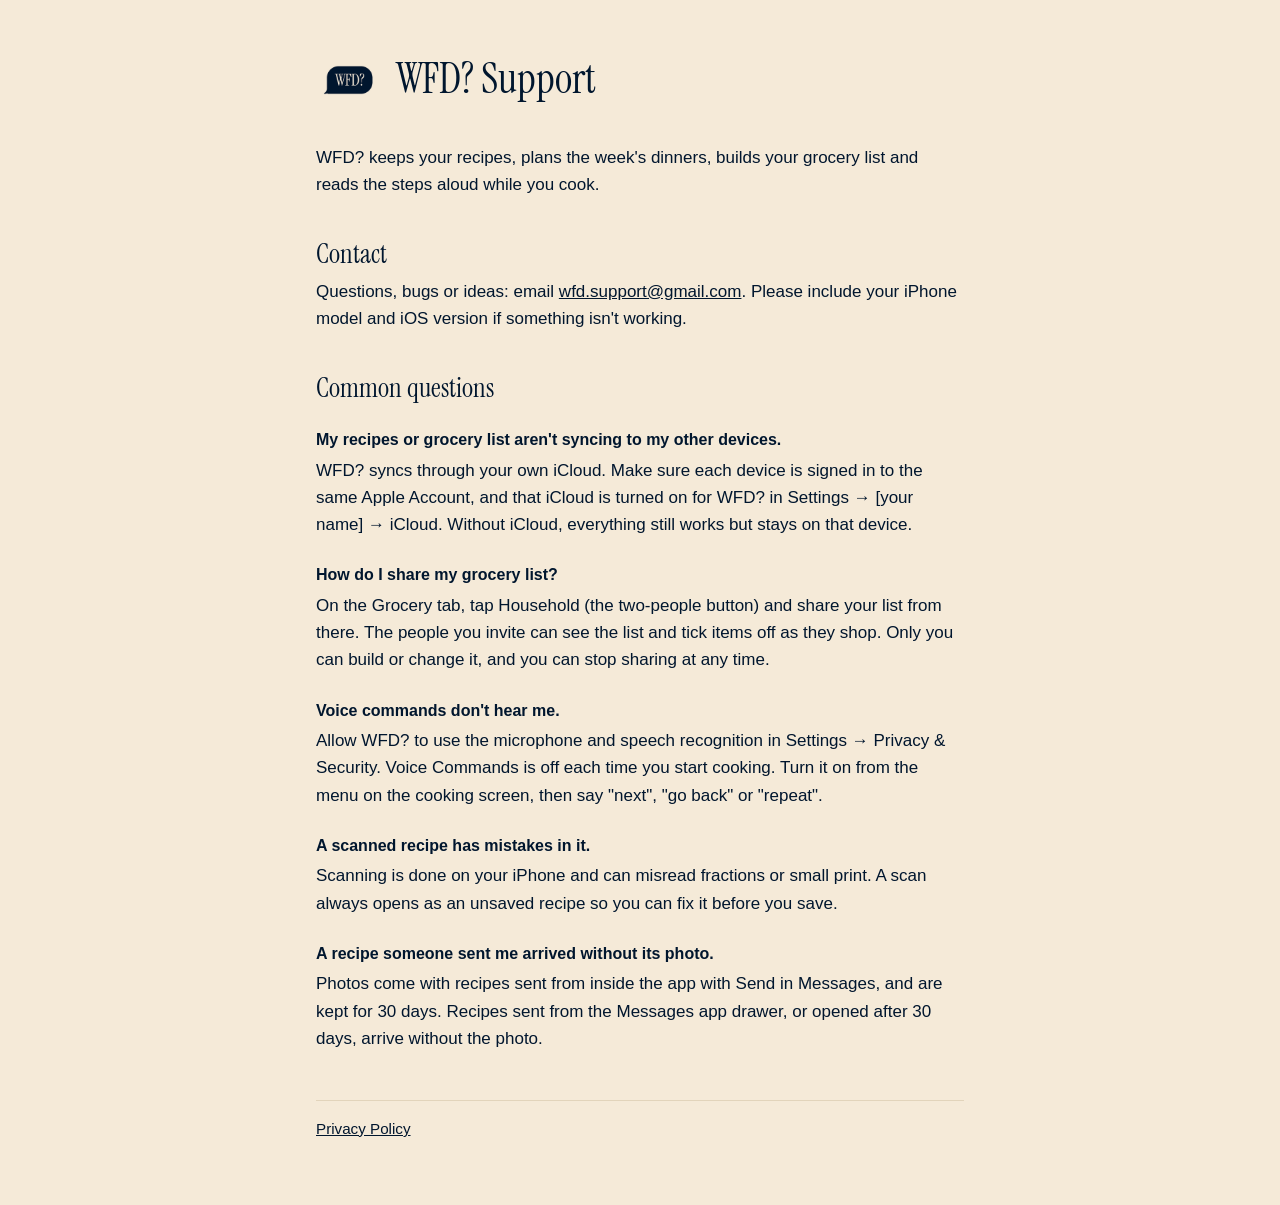
<file: index.html>
<!doctype html>
<html lang="en">
<head>
<meta charset="utf-8">
<meta name="viewport" content="width=device-width, initial-scale=1">
<title>WFD? Support</title>
<link rel="preconnect" href="https://fonts.googleapis.com">
<link href="https://fonts.googleapis.com/css2?family=Instrument+Serif&display=swap" rel="stylesheet">
<link rel="stylesheet" href="style.css">
<link rel="icon" href="icon.png">
</head>
<body>
<main>
<header><img src="icon.png" alt=""><h1>WFD? Support</h1></header>

<p>WFD? keeps your recipes, plans the week's dinners, builds your grocery list and reads the steps aloud while you cook.</p>

<h2>Contact</h2>
<p>Questions, bugs or ideas: email <a href="mailto:wfd.support@gmail.com">wfd.support@gmail.com</a>. Please include your iPhone model and iOS version if something isn't working.</p>

<h2>Common questions</h2>

<h3>My recipes or grocery list aren't syncing to my other devices.</h3>
<p>WFD? syncs through your own iCloud. Make sure each device is signed in to the same Apple Account, and that iCloud is turned on for WFD? in Settings → [your name] → iCloud. Without iCloud, everything still works but stays on that device.</p>

<h3>How do I share my grocery list?</h3>
<p>On the Grocery tab, tap Household (the two-people button) and share your list from there. The people you invite can see the list and tick items off as they shop. Only you can build or change it, and you can stop sharing at any time.</p>

<h3>Voice commands don't hear me.</h3>
<p>Allow WFD? to use the microphone and speech recognition in Settings → Privacy &amp; Security. Voice Commands is off each time you start cooking. Turn it on from the menu on the cooking screen, then say "next", "go back" or "repeat".</p>

<h3>A scanned recipe has mistakes in it.</h3>
<p>Scanning is done on your iPhone and can misread fractions or small print. A scan always opens as an unsaved recipe so you can fix it before you save.</p>

<h3>A recipe someone sent me arrived without its photo.</h3>
<p>Photos come with recipes sent from inside the app with Send in Messages, and are kept for 30 days. Recipes sent from the Messages app drawer, or opened after 30 days, arrive without the photo.</p>

<nav><a href="privacy.html">Privacy Policy</a></nav>
</main>
</body>
</html>
</file>
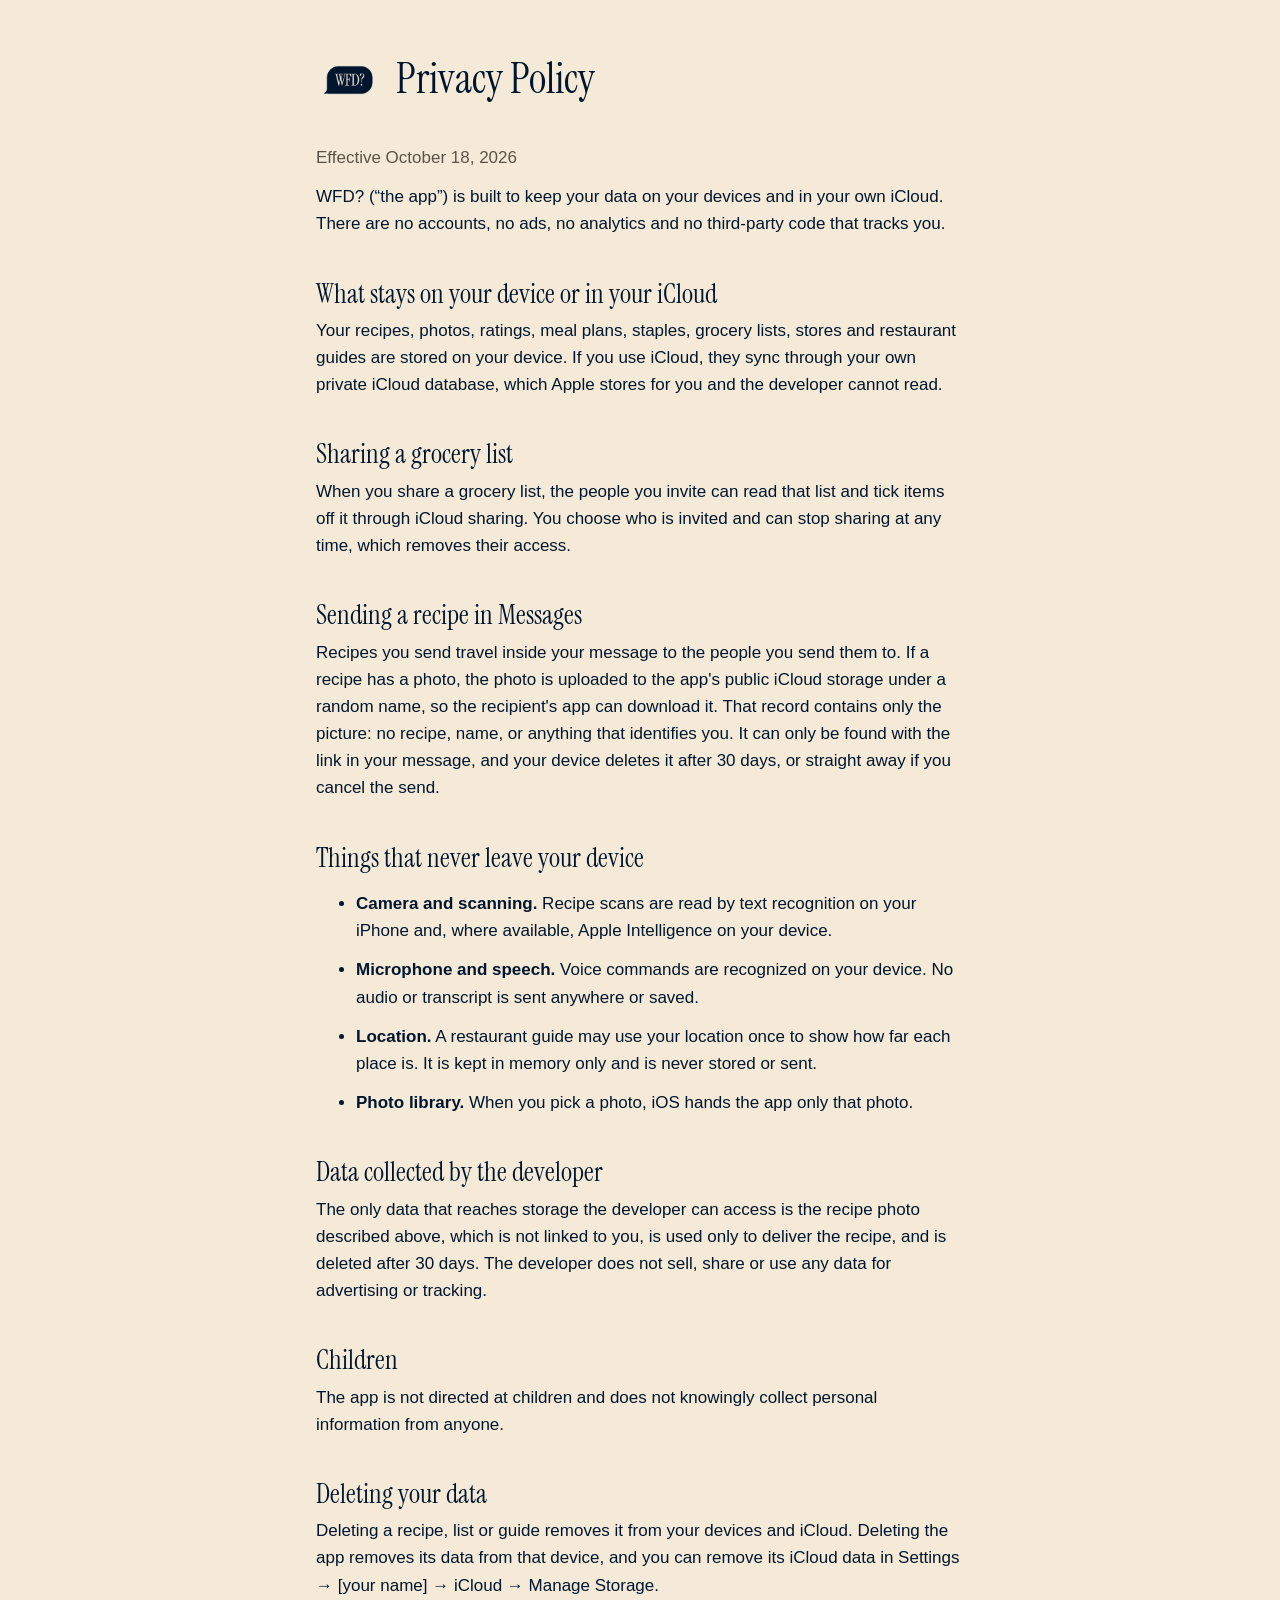
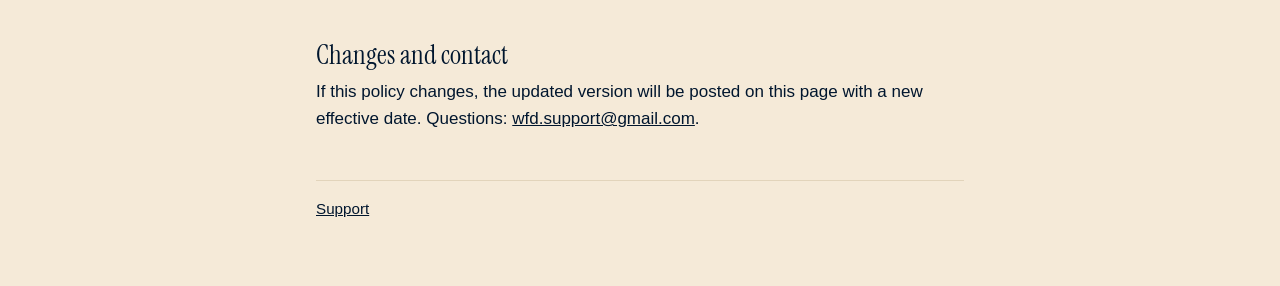
<file: privacy.html>
<!doctype html>
<html lang="en">
<head>
<meta charset="utf-8">
<meta name="viewport" content="width=device-width, initial-scale=1">
<title>WFD? Privacy Policy</title>
<link rel="preconnect" href="https://fonts.googleapis.com">
<link href="https://fonts.googleapis.com/css2?family=Instrument+Serif&display=swap" rel="stylesheet">
<link rel="stylesheet" href="style.css">
<link rel="icon" href="icon.png">
</head>
<body>
<main>
<header><img src="icon.png" alt=""><h1>Privacy Policy</h1></header>
<p class="muted">Effective October 18, 2026</p>

<p>WFD? (“the app”) is built to keep your data on your devices and in your own iCloud. There are no accounts, no ads, no analytics and no third-party code that tracks you.</p>

<h2>What stays on your device or in your iCloud</h2>
<p>Your recipes, photos, ratings, meal plans, staples, grocery lists, stores and restaurant guides are stored on your device. If you use iCloud, they sync through your own private iCloud database, which Apple stores for you and the developer cannot read.</p>

<h2>Sharing a grocery list</h2>
<p>When you share a grocery list, the people you invite can read that list and tick items off it through iCloud sharing. You choose who is invited and can stop sharing at any time, which removes their access.</p>

<h2>Sending a recipe in Messages</h2>
<p>Recipes you send travel inside your message to the people you send them to. If a recipe has a photo, the photo is uploaded to the app's public iCloud storage under a random name, so the recipient's app can download it. That record contains only the picture: no recipe, name, or anything that identifies you. It can only be found with the link in your message, and your device deletes it after 30 days, or straight away if you cancel the send.</p>

<h2>Things that never leave your device</h2>
<ul>
<li><strong>Camera and scanning.</strong> Recipe scans are read by text recognition on your iPhone and, where available, Apple Intelligence on your device.</li>
<li><strong>Microphone and speech.</strong> Voice commands are recognized on your device. No audio or transcript is sent anywhere or saved.</li>
<li><strong>Location.</strong> A restaurant guide may use your location once to show how far each place is. It is kept in memory only and is never stored or sent.</li>
<li><strong>Photo library.</strong> When you pick a photo, iOS hands the app only that photo.</li>
</ul>

<h2>Data collected by the developer</h2>
<p>The only data that reaches storage the developer can access is the recipe photo described above, which is not linked to you, is used only to deliver the recipe, and is deleted after 30 days. The developer does not sell, share or use any data for advertising or tracking.</p>

<h2>Children</h2>
<p>The app is not directed at children and does not knowingly collect personal information from anyone.</p>

<h2>Deleting your data</h2>
<p>Deleting a recipe, list or guide removes it from your devices and iCloud. Deleting the app removes its data from that device, and you can remove its iCloud data in Settings → [your name] → iCloud → Manage Storage.</p>

<h2>Changes and contact</h2>
<p>If this policy changes, the updated version will be posted on this page with a new effective date. Questions: <a href="mailto:wfd.support@gmail.com">wfd.support@gmail.com</a>.</p>

<nav><a href="index.html">Support</a></nav>
</main>
</body>
</html>
</file>
<file: style.css>
:root{--page:#F5EAD8;--ink:#00162E;--muted:#5b5446;--rule:#e2d4bb;color-scheme:light dark}
@media (prefers-color-scheme:dark){:root{--page:#00162E;--ink:#F5EAD8;--muted:#b9ad97;--rule:#22344a}}
*{box-sizing:border-box}
body{margin:0;background:var(--page);color:var(--ink);font:17px/1.6 -apple-system,BlinkMacSystemFont,"Segoe UI",Roboto,sans-serif}
main{max-width:680px;margin:0 auto;padding:48px 16px 64px}
header{display:flex;align-items:center;gap:16px;margin-bottom:32px}
header img{width:64px;height:64px;border-radius:14px}
h1,h2{font-family:"Instrument Serif",Georgia,serif;font-weight:400;line-height:1.15}
h1{font-size:2.6rem;margin:0}
h2{font-size:1.7rem;margin:40px 0 8px}
h3{font-size:1rem;margin:24px 0 4px}
p,li{margin:0 0 12px}
a{color:inherit}
.muted{color:var(--muted)}
nav{margin-top:48px;padding-top:16px;border-top:1px solid var(--rule);font-size:.95rem}
nav a{margin-right:16px}
</file>
